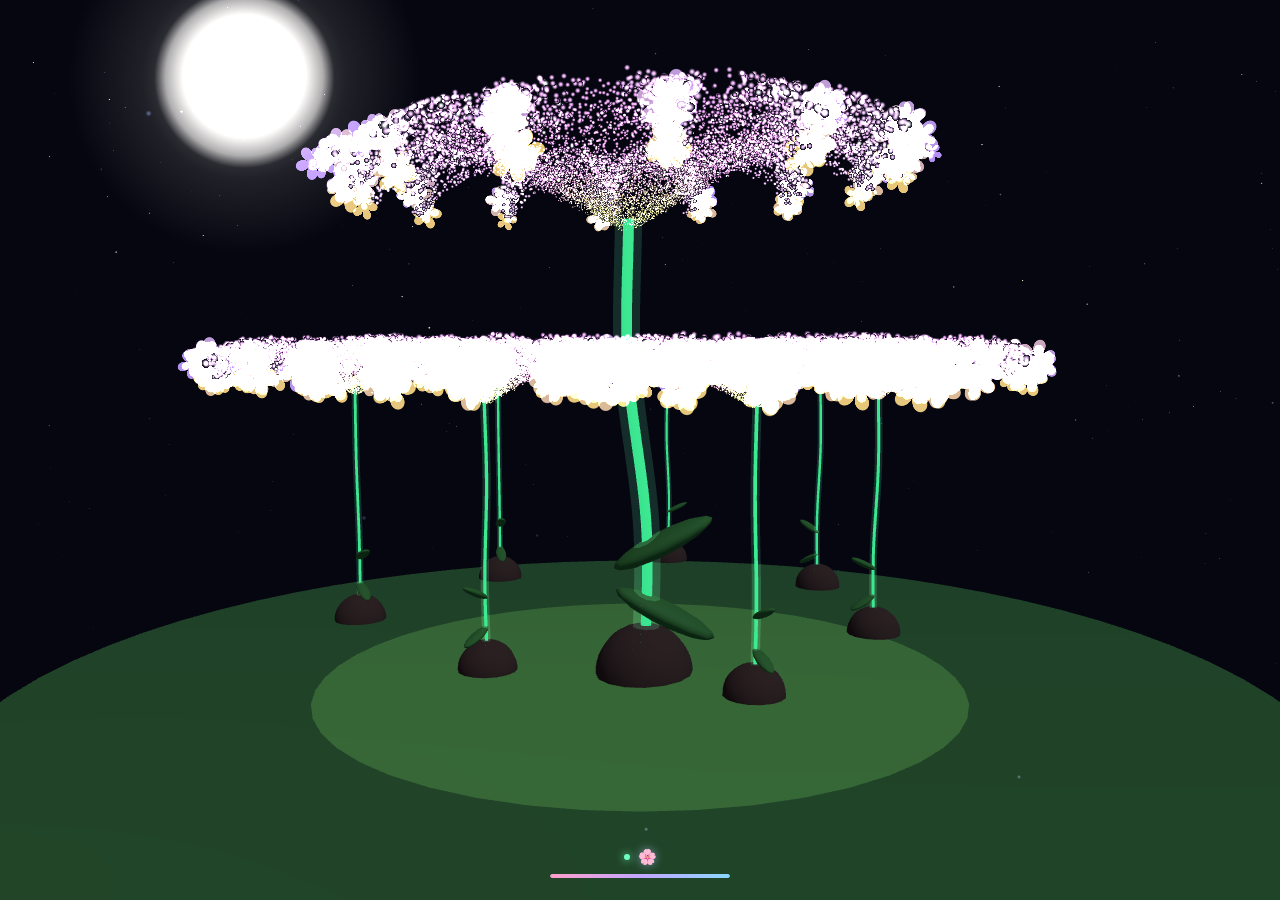
<file: index.html>
<!DOCTYPE html>
<html lang="zh-CN">
<head>
  <meta charset="UTF-8">
  <!-- 移动端视口：禁止缩放，适配刘海屏 -->
  <meta name="viewport" content="width=device-width, initial-scale=1.0, maximum-scale=1.0, user-scalable=no, viewport-fit=cover">
  <!-- 微信/浏览器 全屏与主题色 -->
  <meta name="theme-color" content="#05060f">
  <meta name="apple-mobile-web-app-capable" content="yes">
  <meta name="apple-mobile-web-app-status-bar-style" content="black-translucent">
  <meta name="format-detection" content="telephone=no">
  <title>指尖绽放</title>
  <link rel="stylesheet" href="./style.css">
</head>
<body>
  <!-- Three.js 渲染层 -->
  <canvas id="stage"></canvas>

  <!-- 加载进度（微信内 CDN 慢时可见） -->
  <div id="loader">
    <div class="moonLoader">🌙</div>
    <div class="loadText">月光凝聚中…</div>
    <div class="loadBar"><div id="loadFill"></div></div>
  </div>

  <!-- 首次操作提示（3 秒后淡出） -->
  <div id="tip">☝️ 上下滑动 · 绽放<br>左右滑动 · 旋转</div>

  <!-- HUD（底部极简状态条） -->
  <div id="hud">
    <div id="status">
      <span class="dot"></span><span id="statusText"></span>
    </div>
    <div id="meter">
      <div class="meterTrack"><div id="meterFill"></div></div>
    </div>
  </div>

  <script type="module" src="./main.js"></script>
</body>
</html>
</file>
<file: style.css>
* { margin: 0; padding: 0; box-sizing: border-box; }

html, body {
  width: 100%; height: 100%;
  overflow: hidden;
  background: #05060f;
  font-family: "Segoe UI", "Microsoft YaHei", sans-serif;
  color: #dfe6ff;
  user-select: none;
  overscroll-behavior: none;
}

/* ---------- Three.js 画布铺满 ---------- */
#stage {
  position: fixed; inset: 0;
  width: 100%; height: 100%;
  display: block;
  z-index: 0;
  cursor: grab;
}
#stage:active { cursor: grabbing; }

/* ---------- 加载进度（微信内 CDN 慢时可见） ---------- */
#loader {
  position: fixed; inset: 0;
  z-index: 30;
  display: grid; place-items: center;
  background: #05060f;
  transition: opacity 0.6s;
}
#loader.done { opacity: 0; pointer-events: none; }
.moonLoader {
  font-size: 44px;
  animation: moonFloat 2s ease-in-out infinite;
  filter: drop-shadow(0 0 18px rgba(255, 250, 210, 0.8));
}
@keyframes moonFloat {
  0%,100% { transform: translateY(0) rotate(-6deg); }
  50%     { transform: translateY(-10px) rotate(6deg); }
}
.loadText {
  margin-top: 14px;
  font-size: 14px; letter-spacing: 3px;
  color: #9db9ff;
}
.loadBar {
  margin-top: 12px;
  width: 160px; height: 3px;
  border-radius: 2px;
  background: rgba(150, 170, 255, 0.15);
  overflow: hidden;
}
#loadFill {
  height: 100%; width: 30%;
  border-radius: 2px;
  background: linear-gradient(90deg, #ff9ecb, #8ad8ff);
  animation: loadSlide 1.2s ease-in-out infinite;
}
@keyframes loadSlide {
  0%   { transform: translateX(-100%); }
  100% { transform: translateX(160px); }
}

/* ---------- 首次操作提示 ---------- */
#tip {
  position: fixed;
  left: 50%; top: 18%;
  transform: translateX(-50%);
  z-index: 15;
  padding: 10px 20px;
  border-radius: 20px;
  background: rgba(10, 16, 40, 0.6);
  backdrop-filter: blur(6px);
  font-size: 13px; line-height: 1.8;
  text-align: center;
  color: #cfe0ff;
  pointer-events: none;
  opacity: 0;
  transition: opacity 0.8s;
}
#tip.show { opacity: 1; }

/* ---------- HUD：底部极简状态 ---------- */
#hud {
  position: fixed;
  left: 50%; bottom: 22px;
  transform: translateX(-50%);
  z-index: 10;
  pointer-events: none;
  text-align: center;
}
#status {
  display: flex; align-items: center; justify-content: center; gap: 8px;
  font-size: 15px;
  text-shadow: 0 0 10px rgba(180, 200, 255, 0.6);
}
#status .dot {
  width: 6px; height: 6px; border-radius: 50%;
  background: #6effc0;
  box-shadow: 0 0 8px #6effc0;
}
#meter {
  margin-top: 8px;
  width: 180px;
}
.meterTrack {
  height: 4px; border-radius: 2px;
  background: rgba(150, 170, 255, 0.18);
  overflow: hidden;
}
#meterFill {
  height: 100%; width: 0%;
  border-radius: 2px;
  background: linear-gradient(90deg, #ff9ecb, #c3a6ff, #8ad8ff);
  box-shadow: 0 0 10px rgba(200, 160, 255, 0.8);
  transition: width 0.1s linear;
}
</file>
